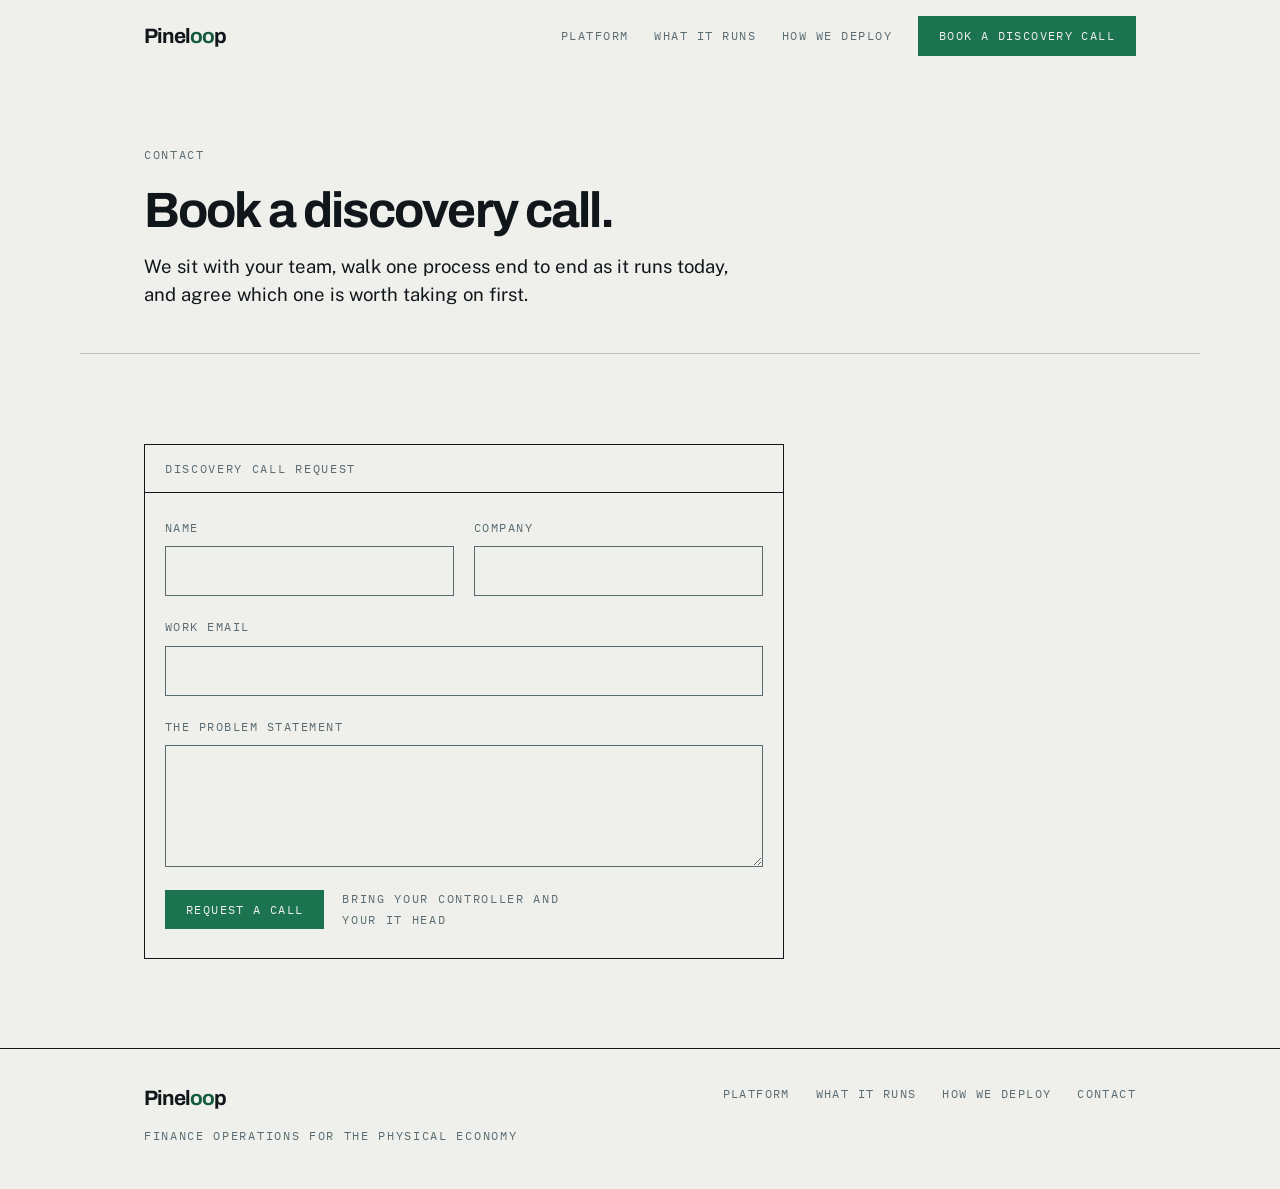
<file: contact/index.html>
<!DOCTYPE html>
<html lang="en" class="no-js">
<head>
<meta charset="utf-8">
<meta name="viewport" content="width=device-width, initial-scale=1">
<title>Book a discovery call | Pineloop</title>
<meta name="description" content="We sit with your team, walk one process end to end as it runs today, and agree which one is worth taking on first.">
<link rel="canonical" href="https://pineloop.com/contact/">
<meta name="robots" content="index, follow, max-image-preview:large">
<meta name="theme-color" content="#EFF0EC">

<meta property="og:type" content="website">
<meta property="og:site_name" content="Pineloop">
<meta property="og:url" content="https://pineloop.com/contact/">
<meta property="og:title" content="Book a discovery call | Pineloop">
<meta property="og:description" content="We sit with your team, walk one process end to end as it runs today, and agree which one is worth taking on first.">
<meta property="og:image" content="https://pineloop.com/assets/og-image.png">
<meta property="og:image:width" content="1200">
<meta property="og:image:height" content="630">
<meta property="og:image:alt" content="Pineloop — finance operations for the physical economy">
<meta name="twitter:card" content="summary_large_image">
<meta name="twitter:title" content="Book a discovery call | Pineloop">
<meta name="twitter:description" content="We sit with your team, walk one process end to end as it runs today, and agree which one is worth taking on first.">
<meta name="twitter:image" content="https://pineloop.com/assets/og-image.png">

<link rel="icon" href="/assets/favicon.svg" type="image/svg+xml">
<link rel="alternate icon" href="/favicon.ico" sizes="32x32">
<link rel="apple-touch-icon" href="/assets/icon-180.png">
<link rel="manifest" href="/site.webmanifest">

<link rel="preconnect" href="https://fonts.googleapis.com">
<link rel="preconnect" href="https://fonts.gstatic.com" crossorigin>
<link rel="preload" as="style" href="https://fonts.googleapis.com/css2?family=Archivo:wght@400;500;600;700&family=IBM+Plex+Mono:wght@400;500&family=Public+Sans:wght@400;500&display=swap">
<link rel="stylesheet" href="https://fonts.googleapis.com/css2?family=Archivo:wght@400;500;600;700&family=IBM+Plex+Mono:wght@400;500&family=Public+Sans:wght@400;500&display=swap">
<link rel="stylesheet" href="/assets/styles.css">

<script>document.documentElement.className=document.documentElement.className.replace('no-js','js');</script>
<script type="application/ld+json">
{
  "@context": "https://schema.org",
  "@type": "BreadcrumbList",
  "itemListElement": [
    {"@type": "ListItem", "position": 1, "name": "Home", "item": "https://pineloop.com/"},
    {"@type": "ListItem", "position": 2, "name": "Contact", "item": "https://pineloop.com/contact/"}
  ]
}
</script>
</head>
<body>

<a class="skip" href="#main">Skip to content</a>

<header class="site-head" id="siteHead">
  <div class="wrap head-inner">
    <a class="wordmark" href="/">Pinel<span class="wm-oo">oo</span>p</a>
    <nav class="nav" id="primaryNav" aria-label="Primary">
      <a href="/platform/">Platform</a>
      <a href="/processes/">What it runs</a>
      <a href="/deploy/">How we deploy</a>
    </nav>
    <div class="head-actions">
      <!-- BOOK A DISCOVERY CALL — replace href="/contact/" with the live scheduling URL when one exists. If off-site, add target="_blank" rel="noopener". -->
      <a class="btn" href="/contact/">Book a <span class="only-wide">discovery </span>call</a>
      <button class="nav-toggle" id="navToggle" aria-expanded="false" aria-controls="primaryNav">Menu</button>
    </div>
  </div>
</header>

<main id="main" tabindex="-1">

<section class="wrap page-head band--open">
    <span class="mono">Contact</span>
    <h1>Book a discovery call.</h1>
    <p class="lead">We sit with your team, walk one process end to end as it runs today, and agree which one is worth taking on first.</p>
  </section>

  <section class="wrap band">
    <!--
      CONTACT FORM — posts JSON to /api/lead/, this site's own serverless
      function (see /api/lead.js), which emails the request on via Resend.
      Vercel: zero config. Anything in /api is deployed as a function
        automatically. Set RESEND_API_KEY in Project Settings → Environment
        Variables, or nothing is delivered.
      Netlify Forms instead: set action="/", add data-netlify="true"
        netlify-honeypot="bot-field", restore a hidden form-name input, and
        delete /api. Then add a notification email under Forms → discovery-call.
      Formspree / Basin / Web3Forms: point action at the provider endpoint and
        add its origin to connect-src and form-action in the CSP.
      MAILTO FALLBACK — the address in the failure state below should match
        LEAD_TO in /api/lead.js (currently ankitagrawal.316@gmail.com).
    -->
    <div class="form-doc" id="formDoc">
      <div class="form-doc__bar">
        <span class="mono">Discovery call request</span>
      </div>
      <div class="form-doc__body">
        <form id="contactForm" name="discovery-call" method="POST" action="/api/lead/" novalidate>
          <p class="hp" aria-hidden="true"><label>Do not fill this in <input name="bot-field" tabindex="-1" autocomplete="off"></label></p>
          <div class="field-row">
            <div class="field" id="f-name">
              <label for="in-name">Name</label>
              <input id="in-name" name="name" type="text" autocomplete="name" required>
              <p class="err" id="e-name">Enter your name.</p>
            </div>
            <div class="field" id="f-company">
              <label for="in-company">Company</label>
              <input id="in-company" name="company" type="text" autocomplete="organization" required>
              <p class="err" id="e-company">Enter your company name.</p>
            </div>
          </div>
          <div class="field" id="f-email">
            <label for="in-email">Work email</label>
            <input id="in-email" name="email" type="email" inputmode="email" autocomplete="email" required>
            <p class="err" id="e-email">Enter a work email we can reply to.</p>
          </div>
          <div class="field" id="f-message">
            <label for="in-message">The Problem Statement</label>
            <textarea id="in-message" name="message" rows="4" required></textarea>
            <p class="err" id="e-message">Tell us roughly which process you have in mind.</p>
          </div>
          <div class="form-foot">
            <button class="btn" type="submit" id="formSubmit">Request a call</button>
            <span class="mono">Bring your controller and your IT head</span>
          </div>
        </form>
      </div>
    </div>

    <div class="confirm" id="formConfirm" hidden tabindex="-1" role="status" aria-live="polite">
      <h3>Received.</h3>
      <p>Your request is with us. Someone from the team replies within one working day, usually with two or three times to choose from. Nothing else happens to your details.</p>
    </div>

    <div class="confirm confirm--fail" id="formFail" hidden tabindex="-1" role="alert">
      <h3>That did not send.</h3>
      <p>The request did not reach us, so nothing has been recorded. Try once more, or email <a href="mailto:ankitagrawal.316@gmail.com">ankitagrawal.316@gmail.com</a> with the process you have in mind and we will pick it up from there.</p>
    </div>
  </section>

</main>

<footer class="site-foot">
  <div class="wrap foot-inner">
    <div>
      <a class="wordmark" href="/">Pinel<span class="wm-oo">oo</span>p</a>
      <p class="mono" style="margin-top:12px">Finance operations for the physical economy</p>
    </div>
    <nav class="foot-nav" aria-label="Footer">
      <a href="/platform/">Platform</a>
      <a href="/processes/">What it runs</a>
      <a href="/deploy/">How we deploy</a>
      <a href="/contact/">Contact</a>
    </nav>
  </div>
</footer>

<script src="/assets/site.js" defer></script>
</body>
</html>
</file>
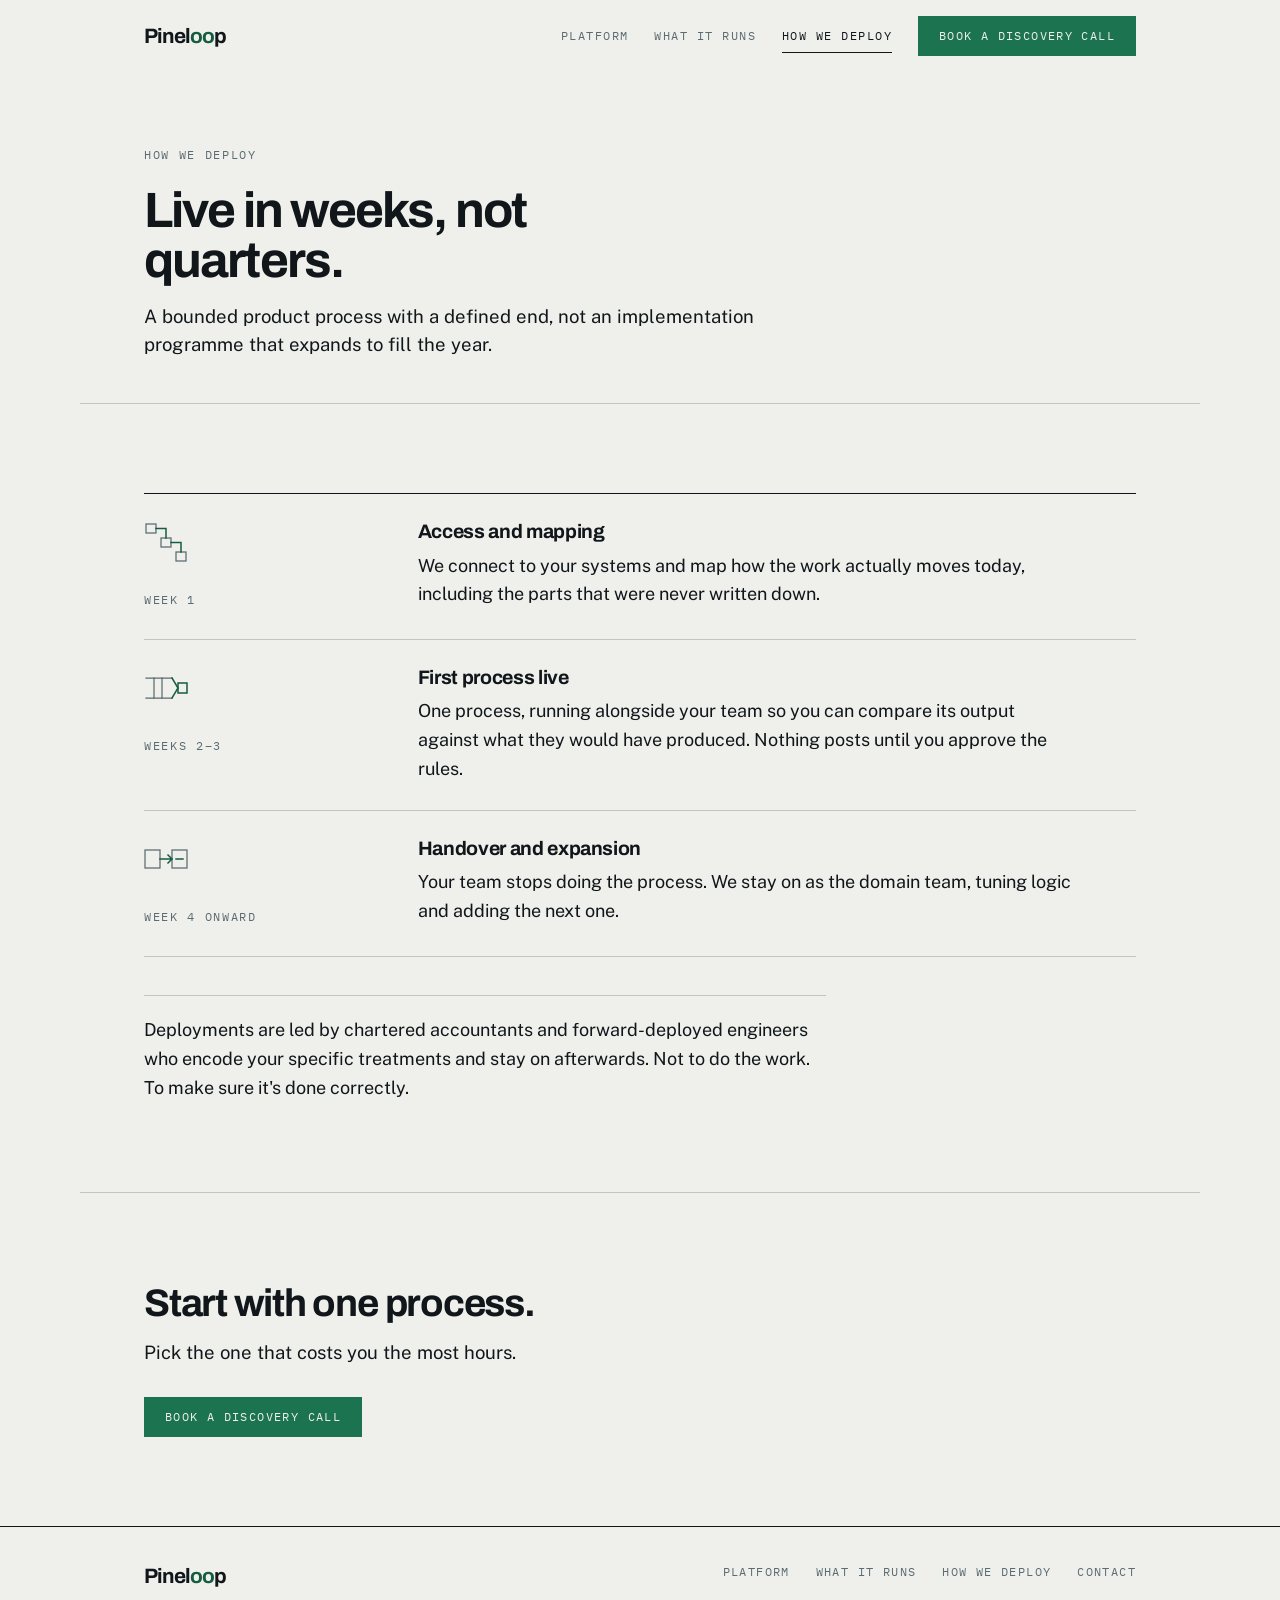
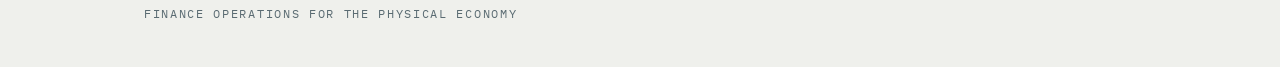
<file: deploy/index.html>
<!DOCTYPE html>
<html lang="en" class="no-js">
<head>
<meta charset="utf-8">
<meta name="viewport" content="width=device-width, initial-scale=1">
<title>How we deploy — Live in weeks, not quarters | Pineloop</title>
<meta name="description" content="A bounded deployment with a defined end: access and mapping in week one, first process live in weeks two and three, handover from week four.">
<link rel="canonical" href="https://pineloop.com/deploy/">
<meta name="robots" content="index, follow, max-image-preview:large">
<meta name="theme-color" content="#EFF0EC">

<meta property="og:type" content="website">
<meta property="og:site_name" content="Pineloop">
<meta property="og:url" content="https://pineloop.com/deploy/">
<meta property="og:title" content="How we deploy — Live in weeks, not quarters | Pineloop">
<meta property="og:description" content="A bounded deployment with a defined end: access and mapping in week one, first process live in weeks two and three, handover from week four.">
<meta property="og:image" content="https://pineloop.com/assets/og-image.png">
<meta property="og:image:width" content="1200">
<meta property="og:image:height" content="630">
<meta property="og:image:alt" content="Pineloop — finance operations for the physical economy">
<meta name="twitter:card" content="summary_large_image">
<meta name="twitter:title" content="How we deploy — Live in weeks, not quarters | Pineloop">
<meta name="twitter:description" content="A bounded deployment with a defined end: access and mapping in week one, first process live in weeks two and three, handover from week four.">
<meta name="twitter:image" content="https://pineloop.com/assets/og-image.png">

<link rel="icon" href="/assets/favicon.svg" type="image/svg+xml">
<link rel="alternate icon" href="/favicon.ico" sizes="32x32">
<link rel="apple-touch-icon" href="/assets/icon-180.png">
<link rel="manifest" href="/site.webmanifest">

<link rel="preconnect" href="https://fonts.googleapis.com">
<link rel="preconnect" href="https://fonts.gstatic.com" crossorigin>
<link rel="preload" as="style" href="https://fonts.googleapis.com/css2?family=Archivo:wght@400;500;600;700&family=IBM+Plex+Mono:wght@400;500&family=Public+Sans:wght@400;500&display=swap">
<link rel="stylesheet" href="https://fonts.googleapis.com/css2?family=Archivo:wght@400;500;600;700&family=IBM+Plex+Mono:wght@400;500&family=Public+Sans:wght@400;500&display=swap">
<link rel="stylesheet" href="/assets/styles.css">

<script>document.documentElement.className=document.documentElement.className.replace('no-js','js');</script>
<script type="application/ld+json">
{
  "@context": "https://schema.org",
  "@type": "BreadcrumbList",
  "itemListElement": [
    {"@type": "ListItem", "position": 1, "name": "Home", "item": "https://pineloop.com/"},
    {"@type": "ListItem", "position": 2, "name": "How we deploy", "item": "https://pineloop.com/deploy/"}
  ]
}
</script>
</head>
<body>

<a class="skip" href="#main">Skip to content</a>

<header class="site-head" id="siteHead">
  <div class="wrap head-inner">
    <a class="wordmark" href="/">Pinel<span class="wm-oo">oo</span>p</a>
    <nav class="nav" id="primaryNav" aria-label="Primary">
      <a href="/platform/">Platform</a>
      <a href="/processes/">What it runs</a>
      <a href="/deploy/" aria-current="page">How we deploy</a>
    </nav>
    <div class="head-actions">
      <!-- BOOK A DISCOVERY CALL — replace href="/contact/" with the live scheduling URL when one exists. If off-site, add target="_blank" rel="noopener". -->
      <a class="btn" href="/contact/">Book a <span class="only-wide">discovery </span>call</a>
      <button class="nav-toggle" id="navToggle" aria-expanded="false" aria-controls="primaryNav">Menu</button>
    </div>
  </div>
</header>

<main id="main" tabindex="-1">

<section class="wrap page-head band--open">
    <span class="mono">How we deploy</span>
    <h1>Live in weeks, not quarters.</h1>
    <p class="lead">A bounded product process with a defined end, not an implementation programme that expands to fill the year.</p>
  </section>

  <section class="wrap band">
    <div class="phases">
      <div class="phase reveal">
        <div>
          <svg class="mark" viewBox="0 0 44 44" aria-hidden="true" focusable="false">
            <g class="s"><rect x="2" y="4" width="10" height="9"/><rect x="17" y="18" width="10" height="9"/><rect x="32" y="32" width="10" height="9"/></g>
            <path class="c" d="M12 8.5h10v9.5M27 22.5h10v9.5"/>
          </svg>
          <span class="mono">Week 1</span>
        </div>
        <div>
          <h3>Access and mapping</h3>
          <p>We connect to your systems and map how the work actually moves today, including the parts that were never written down.</p>
        </div>
      </div>
      <div class="phase reveal">
        <div>
          <svg class="mark" viewBox="0 0 44 44" aria-hidden="true" focusable="false">
            <path class="s" d="M2 12h26M2 32h26"/>
            <path class="s" d="M10 12v20M18 12v20"/>
            <path class="c" d="M28 12l6 10-6 10"/>
            <rect class="c" x="34" y="17" width="9" height="10"/>
          </svg>
          <span class="mono">Weeks 2&ndash;3</span>
        </div>
        <div>
          <h3>First process live</h3>
          <p>One process, running alongside your team so you can compare its output against what they would have produced. Nothing posts until you approve the rules.</p>
        </div>
      </div>
      <div class="phase reveal">
        <div>
          <svg class="mark" viewBox="0 0 44 44" aria-hidden="true" focusable="false">
            <g class="s"><rect x="1" y="13" width="15" height="18"/><rect x="28" y="13" width="15" height="18"/></g>
            <path class="c" d="M16 22h12M24 18l4 4-4 4"/>
            <path class="c" d="M32 22h7"/>
          </svg>
          <span class="mono">Week 4 onward</span>
        </div>
        <div>
          <h3>Handover and expansion</h3>
          <p>Your team stops doing the process. We stay on as the domain team, tuning logic and adding the next one.</p>
        </div>
      </div>
    </div>

    <p class="reveal" style="max-width:62ch;margin-top:2.4rem;padding-top:20px;border-top:1px solid var(--rule)">Deployments are led by chartered accountants and forward-deployed engineers who encode your specific treatments and stay on afterwards. Not to do the work. To make sure it's done correctly.</p>
  </section>

  <section class="wrap band closing reveal">
    <h2>Start with one process.</h2>
    <p class="lead">Pick the one that costs you the most hours.</p>
    <!-- BOOK A DISCOVERY CALL — swap in the real scheduling link here. -->
    <a class="btn" href="/contact/">Book a discovery call</a>
  </section>

</main>

<footer class="site-foot">
  <div class="wrap foot-inner">
    <div>
      <a class="wordmark" href="/">Pinel<span class="wm-oo">oo</span>p</a>
      <p class="mono" style="margin-top:12px">Finance operations for the physical economy</p>
    </div>
    <nav class="foot-nav" aria-label="Footer">
      <a href="/platform/">Platform</a>
      <a href="/processes/">What it runs</a>
      <a href="/deploy/">How we deploy</a>
      <a href="/contact/">Contact</a>
    </nav>
  </div>
</footer>

<script src="/assets/site.js" defer></script>
</body>
</html>
</file>
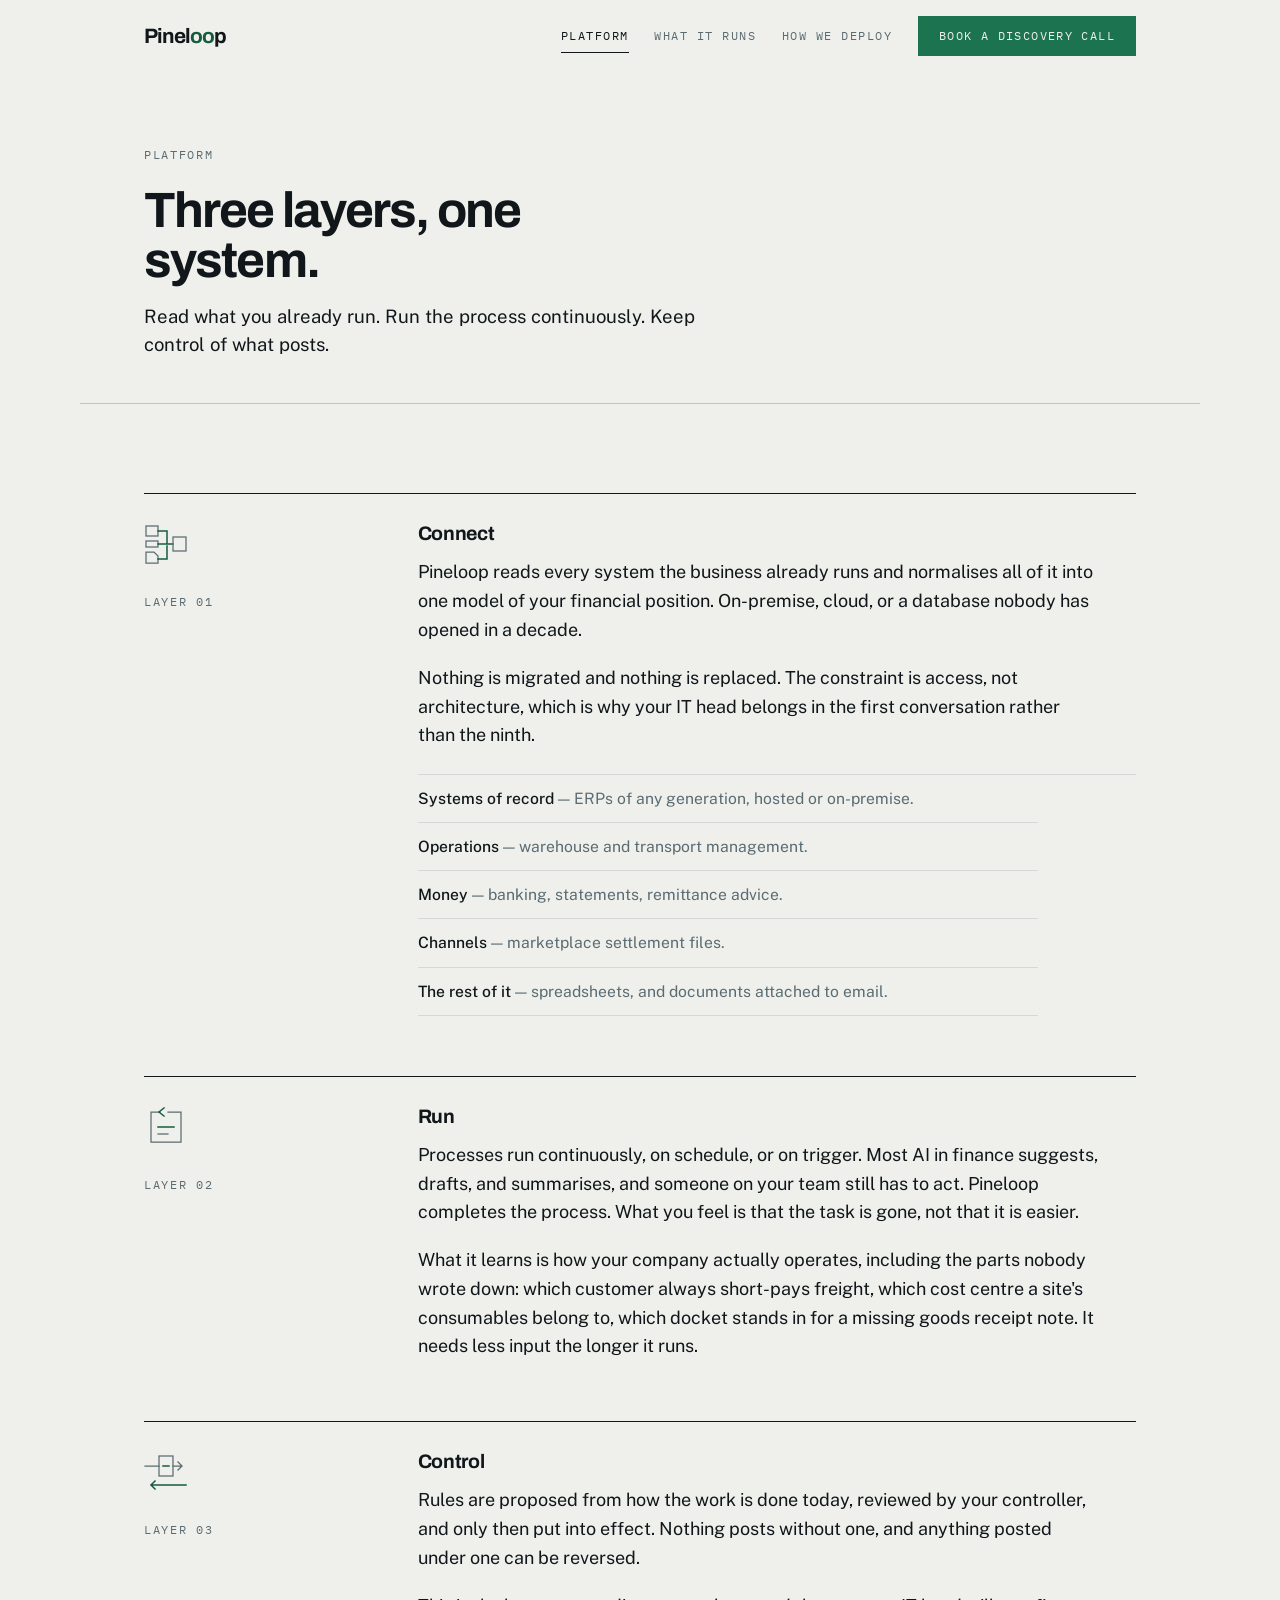
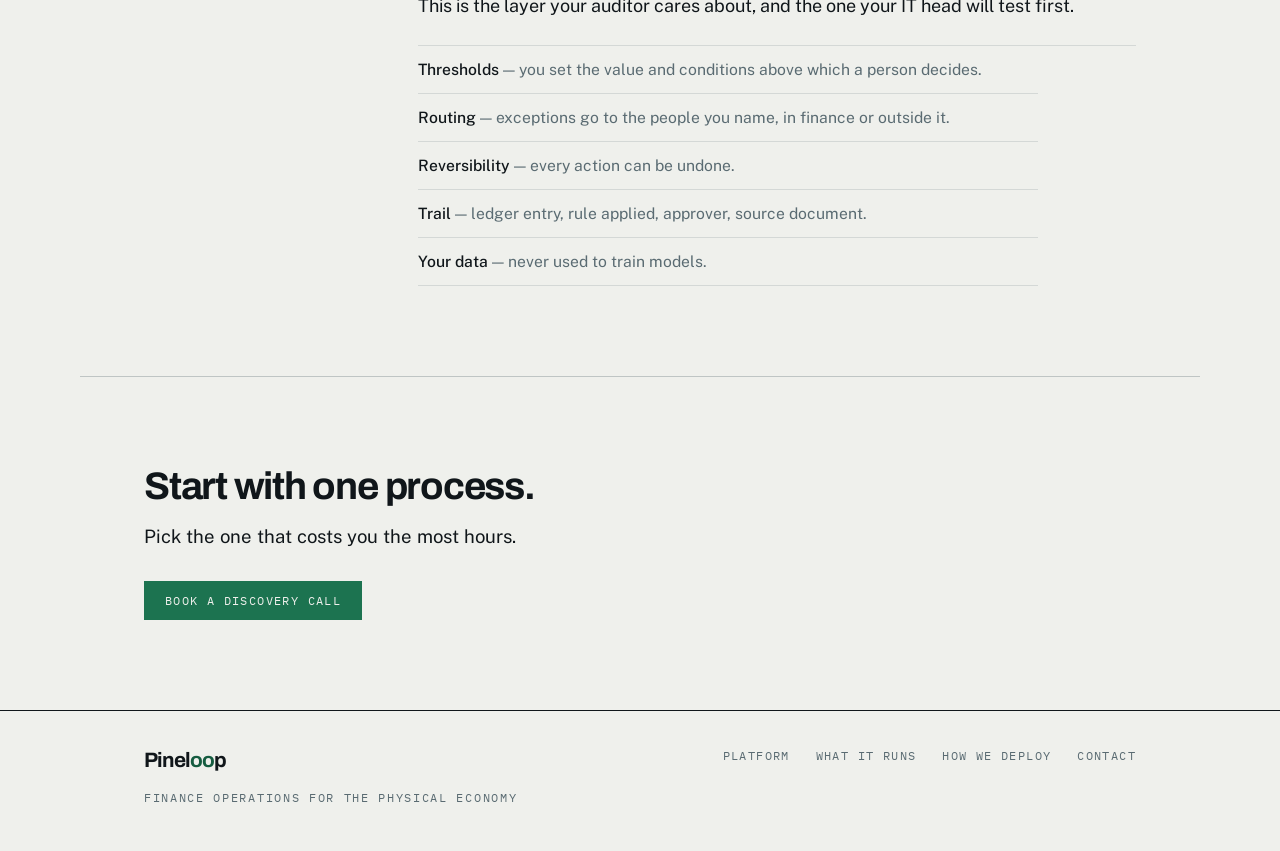
<file: platform/index.html>
<!DOCTYPE html>
<html lang="en" class="no-js">
<head>
<meta charset="utf-8">
<meta name="viewport" content="width=device-width, initial-scale=1">
<title>Platform — Three layers, one system | Pineloop</title>
<meta name="description" content="Connect every system you already run, run the process continuously, and keep control of what posts. Nothing posts without a rule your controller approved, and every action is reversible.">
<link rel="canonical" href="https://pineloop.com/platform/">
<meta name="robots" content="index, follow, max-image-preview:large">
<meta name="theme-color" content="#EFF0EC">

<meta property="og:type" content="website">
<meta property="og:site_name" content="Pineloop">
<meta property="og:url" content="https://pineloop.com/platform/">
<meta property="og:title" content="Platform — Three layers, one system | Pineloop">
<meta property="og:description" content="Connect every system you already run, run the process continuously, and keep control of what posts. Nothing posts without a rule your controller approved, and every action is reversible.">
<meta property="og:image" content="https://pineloop.com/assets/og-image.png">
<meta property="og:image:width" content="1200">
<meta property="og:image:height" content="630">
<meta property="og:image:alt" content="Pineloop — finance operations for the physical economy">
<meta name="twitter:card" content="summary_large_image">
<meta name="twitter:title" content="Platform — Three layers, one system | Pineloop">
<meta name="twitter:description" content="Connect every system you already run, run the process continuously, and keep control of what posts. Nothing posts without a rule your controller approved, and every action is reversible.">
<meta name="twitter:image" content="https://pineloop.com/assets/og-image.png">

<link rel="icon" href="/assets/favicon.svg" type="image/svg+xml">
<link rel="alternate icon" href="/favicon.ico" sizes="32x32">
<link rel="apple-touch-icon" href="/assets/icon-180.png">
<link rel="manifest" href="/site.webmanifest">

<link rel="preconnect" href="https://fonts.googleapis.com">
<link rel="preconnect" href="https://fonts.gstatic.com" crossorigin>
<link rel="preload" as="style" href="https://fonts.googleapis.com/css2?family=Archivo:wght@400;500;600;700&family=IBM+Plex+Mono:wght@400;500&family=Public+Sans:wght@400;500&display=swap">
<link rel="stylesheet" href="https://fonts.googleapis.com/css2?family=Archivo:wght@400;500;600;700&family=IBM+Plex+Mono:wght@400;500&family=Public+Sans:wght@400;500&display=swap">
<link rel="stylesheet" href="/assets/styles.css">

<script>document.documentElement.className=document.documentElement.className.replace('no-js','js');</script>
<script type="application/ld+json">
{
  "@context": "https://schema.org",
  "@type": "BreadcrumbList",
  "itemListElement": [
    {"@type": "ListItem", "position": 1, "name": "Home", "item": "https://pineloop.com/"},
    {"@type": "ListItem", "position": 2, "name": "Platform", "item": "https://pineloop.com/platform/"}
  ]
}
</script>
</head>
<body>

<a class="skip" href="#main">Skip to content</a>

<header class="site-head" id="siteHead">
  <div class="wrap head-inner">
    <a class="wordmark" href="/">Pinel<span class="wm-oo">oo</span>p</a>
    <nav class="nav" id="primaryNav" aria-label="Primary">
      <a href="/platform/" aria-current="page">Platform</a>
      <a href="/processes/">What it runs</a>
      <a href="/deploy/">How we deploy</a>
    </nav>
    <div class="head-actions">
      <!-- BOOK A DISCOVERY CALL — replace href="/contact/" with the live scheduling URL when one exists. If off-site, add target="_blank" rel="noopener". -->
      <a class="btn" href="/contact/">Book a <span class="only-wide">discovery </span>call</a>
      <button class="nav-toggle" id="navToggle" aria-expanded="false" aria-controls="primaryNav">Menu</button>
    </div>
  </div>
</header>

<main id="main" tabindex="-1">

<section class="wrap page-head band--open">
    <span class="mono">Platform</span>
    <h1>Three layers, one system.</h1>
    <p class="lead">Read what you already run. Run the process continuously. Keep control of what posts.</p>
  </section>

  <section class="wrap band">
    <div class="deep reveal">
      <div>
        <svg class="mark" viewBox="0 0 44 44" aria-hidden="true" focusable="false">
          <g class="s"><rect x="2" y="4" width="12" height="10"/><rect x="2" y="19" width="12" height="6"/><path d="M2 30h8l4 4v7H2z"/></g>
          <path class="c" d="M14 9h9v13M14 22h9M14 37h9v-13M23 22h6"/>
          <rect class="s" x="29" y="15" width="13" height="14"/>
        </svg>
        <span class="mono">Layer 01</span>
      </div>
      <div>
        <h3>Connect</h3>
        <p>Pineloop reads every system the business already runs and normalises all of it into one model of your financial position. On-premise, cloud, or a database nobody has opened in a decade.</p>
        <p>Nothing is migrated and nothing is replaced. The constraint is access, not architecture, which is why your IT head belongs in the first conversation rather than the ninth.</p>
        <ul class="keylist">
          <li><strong>Systems of record</strong> <span>— ERPs of any generation, hosted or on-premise.</span></li>
          <li><strong>Operations</strong> <span>— warehouse and transport management.</span></li>
          <li><strong>Money</strong> <span>— banking, statements, remittance advice.</span></li>
          <li><strong>Channels</strong> <span>— marketplace settlement files.</span></li>
          <li><strong>The rest of it</strong> <span>— spreadsheets, and documents attached to email.</span></li>
        </ul>
      </div>
    </div>

    <div class="deep reveal">
      <div>
        <svg class="mark" viewBox="0 0 44 44" aria-hidden="true" focusable="false">
          <path class="s" d="M24 7h13v30H7V7h9"/><path class="c" d="M20 3l-5 4 5 4"/><path class="c" d="M14 22h16"/><path class="s" d="M14 29h10"/>
        </svg>
        <span class="mono">Layer 02</span>
      </div>
      <div>
        <h3>Run</h3>
        <p>Processes run continuously, on schedule, or on trigger. Most AI in finance suggests, drafts, and summarises, and someone on your team still has to act. Pineloop completes the process. What you feel is that the task is gone, not that it is easier.</p>
        <p>What it learns is how your company actually operates, including the parts nobody wrote down: which customer always short-pays freight, which cost centre a site's consumables belong to, which docket stands in for a missing goods receipt note. It needs less input the longer it runs.</p>
      </div>
    </div>

    <div class="deep reveal">
      <div>
        <svg class="mark" viewBox="0 0 44 44" aria-hidden="true" focusable="false">
          <path class="s" d="M1 16h14M29 16h9M34 12l4 4-4 4"/><rect class="s" x="15" y="6" width="14" height="20"/><path class="c" d="M19 16h6"/><path class="c" d="M42 35H7M11 31l-4 4 4 4"/>
        </svg>
        <span class="mono">Layer 03</span>
      </div>
      <div>
        <h3>Control</h3>
        <p>Rules are proposed from how the work is done today, reviewed by your controller, and only then put into effect. Nothing posts without one, and anything posted under one can be reversed.</p>
        <p>This is the layer your auditor cares about, and the one your IT head will test first.</p>
        <ul class="keylist">
          <li><strong>Thresholds</strong> <span>— you set the value and conditions above which a person decides.</span></li>
          <li><strong>Routing</strong> <span>— exceptions go to the people you name, in finance or outside it.</span></li>
          <li><strong>Reversibility</strong> <span>— every action can be undone.</span></li>
          <li><strong>Trail</strong> <span>— ledger entry, rule applied, approver, source document.</span></li>
          <li><strong>Your data</strong> <span>— never used to train models.</span></li>
        </ul>
      </div>
    </div>
  </section>

  <section class="wrap band closing reveal">
    <h2>Start with one process.</h2>
    <p class="lead">Pick the one that costs you the most hours.</p>
    <!-- BOOK A DISCOVERY CALL — swap in the real scheduling link here. -->
    <a class="btn" href="/contact/">Book a discovery call</a>
  </section>

</main>

<footer class="site-foot">
  <div class="wrap foot-inner">
    <div>
      <a class="wordmark" href="/">Pinel<span class="wm-oo">oo</span>p</a>
      <p class="mono" style="margin-top:12px">Finance operations for the physical economy</p>
    </div>
    <nav class="foot-nav" aria-label="Footer">
      <a href="/platform/">Platform</a>
      <a href="/processes/">What it runs</a>
      <a href="/deploy/">How we deploy</a>
      <a href="/contact/">Contact</a>
    </nav>
  </div>
</footer>

<script src="/assets/site.js" defer></script>
</body>
</html>
</file>
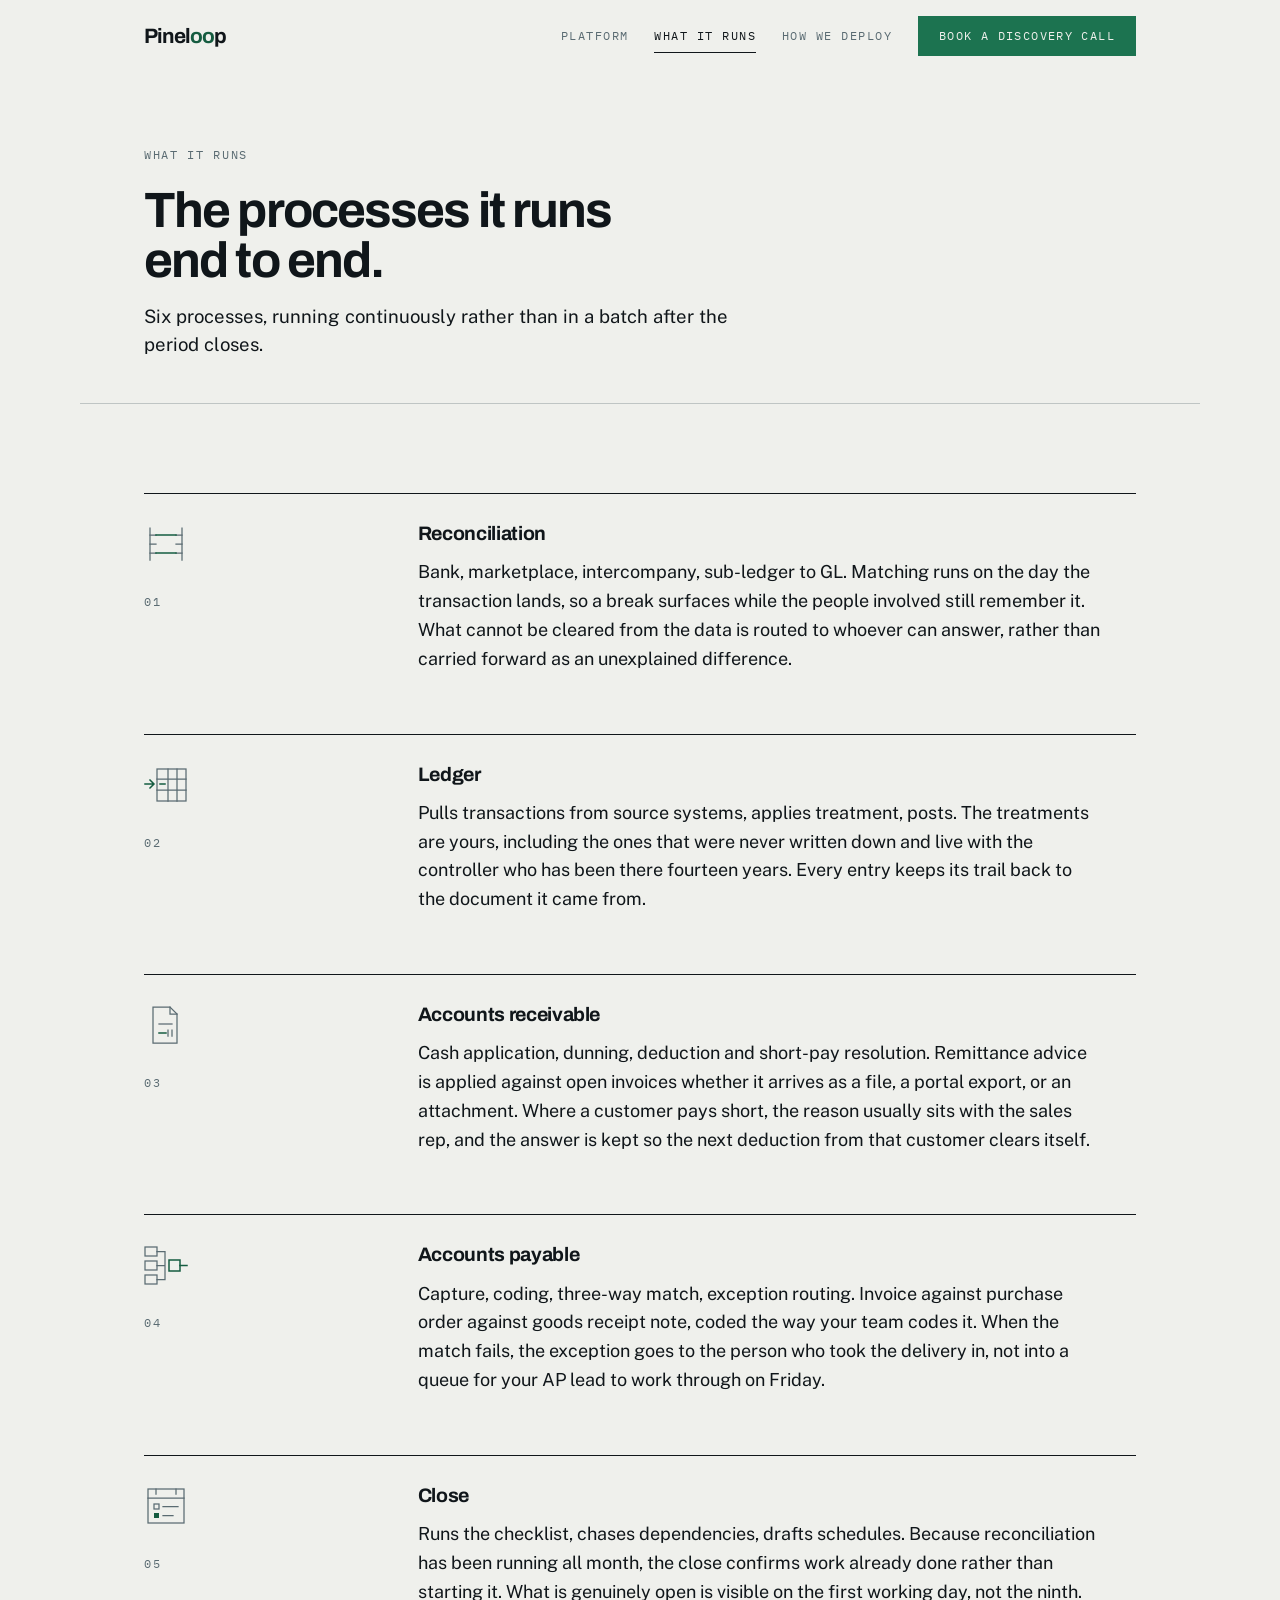
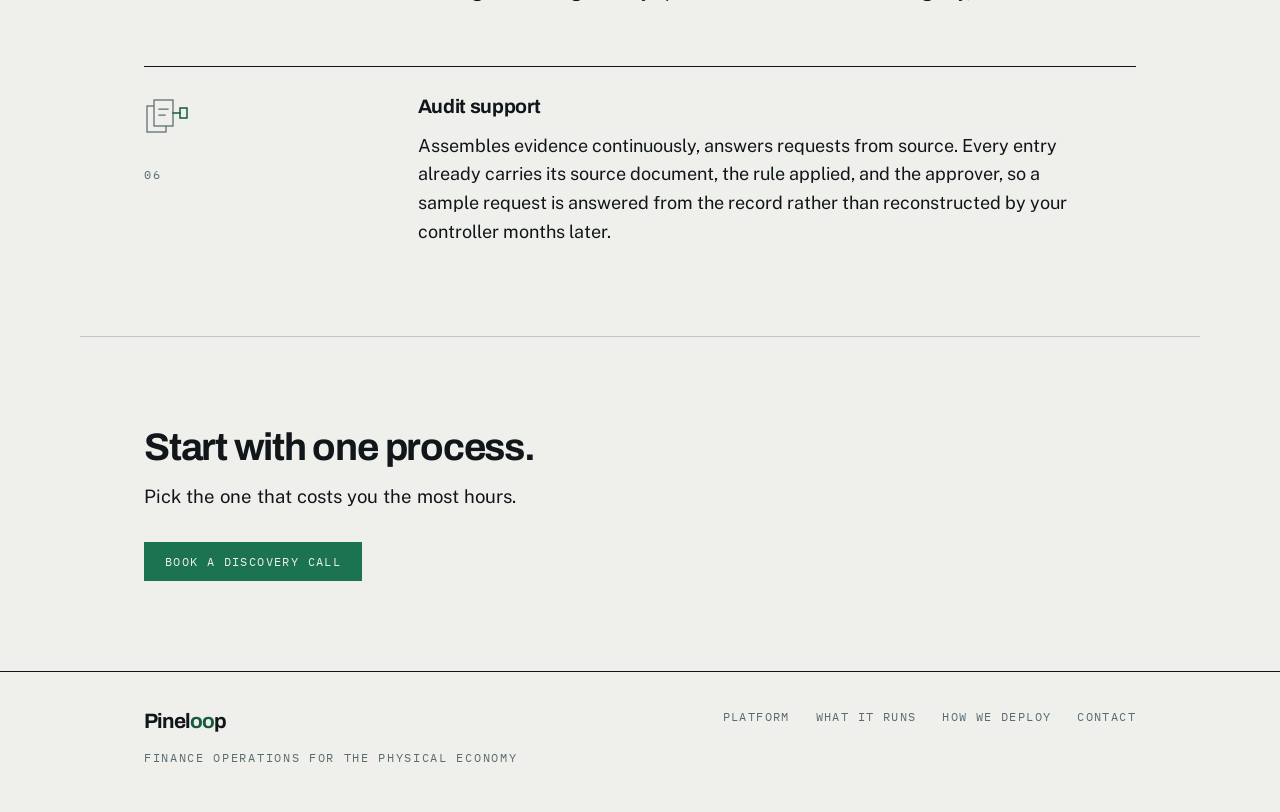
<file: processes/index.html>
<!DOCTYPE html>
<html lang="en" class="no-js">
<head>
<meta charset="utf-8">
<meta name="viewport" content="width=device-width, initial-scale=1">
<title>What it runs — Reconciliation, ledger, AR, AP, close, audit | Pineloop</title>
<meta name="description" content="Six finance processes run end to end and continuously: reconciliation, ledger, accounts receivable, accounts payable, close, and audit support.">
<link rel="canonical" href="https://pineloop.com/processes/">
<meta name="robots" content="index, follow, max-image-preview:large">
<meta name="theme-color" content="#EFF0EC">

<meta property="og:type" content="website">
<meta property="og:site_name" content="Pineloop">
<meta property="og:url" content="https://pineloop.com/processes/">
<meta property="og:title" content="What it runs — Reconciliation, ledger, AR, AP, close, audit | Pineloop">
<meta property="og:description" content="Six finance processes run end to end and continuously: reconciliation, ledger, accounts receivable, accounts payable, close, and audit support.">
<meta property="og:image" content="https://pineloop.com/assets/og-image.png">
<meta property="og:image:width" content="1200">
<meta property="og:image:height" content="630">
<meta property="og:image:alt" content="Pineloop — finance operations for the physical economy">
<meta name="twitter:card" content="summary_large_image">
<meta name="twitter:title" content="What it runs — Reconciliation, ledger, AR, AP, close, audit | Pineloop">
<meta name="twitter:description" content="Six finance processes run end to end and continuously: reconciliation, ledger, accounts receivable, accounts payable, close, and audit support.">
<meta name="twitter:image" content="https://pineloop.com/assets/og-image.png">

<link rel="icon" href="/assets/favicon.svg" type="image/svg+xml">
<link rel="alternate icon" href="/favicon.ico" sizes="32x32">
<link rel="apple-touch-icon" href="/assets/icon-180.png">
<link rel="manifest" href="/site.webmanifest">

<link rel="preconnect" href="https://fonts.googleapis.com">
<link rel="preconnect" href="https://fonts.gstatic.com" crossorigin>
<link rel="preload" as="style" href="https://fonts.googleapis.com/css2?family=Archivo:wght@400;500;600;700&family=IBM+Plex+Mono:wght@400;500&family=Public+Sans:wght@400;500&display=swap">
<link rel="stylesheet" href="https://fonts.googleapis.com/css2?family=Archivo:wght@400;500;600;700&family=IBM+Plex+Mono:wght@400;500&family=Public+Sans:wght@400;500&display=swap">
<link rel="stylesheet" href="/assets/styles.css">

<script>document.documentElement.className=document.documentElement.className.replace('no-js','js');</script>
<script type="application/ld+json">
{
  "@context": "https://schema.org",
  "@type": "BreadcrumbList",
  "itemListElement": [
    {"@type": "ListItem", "position": 1, "name": "Home", "item": "https://pineloop.com/"},
    {"@type": "ListItem", "position": 2, "name": "What it runs", "item": "https://pineloop.com/processes/"}
  ]
}
</script>
</head>
<body>

<a class="skip" href="#main">Skip to content</a>

<header class="site-head" id="siteHead">
  <div class="wrap head-inner">
    <a class="wordmark" href="/">Pinel<span class="wm-oo">oo</span>p</a>
    <nav class="nav" id="primaryNav" aria-label="Primary">
      <a href="/platform/">Platform</a>
      <a href="/processes/" aria-current="page">What it runs</a>
      <a href="/deploy/">How we deploy</a>
    </nav>
    <div class="head-actions">
      <!-- BOOK A DISCOVERY CALL — replace href="/contact/" with the live scheduling URL when one exists. If off-site, add target="_blank" rel="noopener". -->
      <a class="btn" href="/contact/">Book a <span class="only-wide">discovery </span>call</a>
      <button class="nav-toggle" id="navToggle" aria-expanded="false" aria-controls="primaryNav">Menu</button>
    </div>
  </div>
</header>

<main id="main" tabindex="-1">

<section class="wrap page-head band--open">
    <span class="mono">What it runs</span>
    <h1>The processes it runs end to end.</h1>
    <p class="lead">Six processes, running continuously rather than in a batch after the period closes.</p>
  </section>

  <section class="wrap band">
    <div class="deep reveal">
      <div>
        <svg class="mark" viewBox="0 0 44 44" aria-hidden="true" focusable="false">
          <g class="s"><path d="M6 6v32M38 6v32"/><path d="M6 13h6M6 22h6M6 31h6M32 13h6M32 22h6M32 31h6"/></g>
          <path class="c" d="M12 13h20M12 31h20"/>
        </svg>
        <span class="mono">01</span>
      </div>
      <div>
        <h3>Reconciliation</h3>
        <p>Bank, marketplace, intercompany, sub-ledger to GL. Matching runs on the day the transaction lands, so a break surfaces while the people involved still remember it. What cannot be cleared from the data is routed to whoever can answer, rather than carried forward as an unexplained difference.</p>
      </div>
    </div>

    <div class="deep reveal">
      <div>
        <svg class="mark" viewBox="0 0 44 44" aria-hidden="true" focusable="false">
          <g class="s"><rect x="13" y="6" width="29" height="32"/><path d="M24 6v32M33 6v32"/><path d="M13 16h29M13 27h29"/></g>
          <path class="c" d="M1 21h8M6 17l4 4-4 4"/><path class="c" d="M16 21h5"/>
        </svg>
        <span class="mono">02</span>
      </div>
      <div>
        <h3>Ledger</h3>
        <p>Pulls transactions from source systems, applies treatment, posts. The treatments are yours, including the ones that were never written down and live with the controller who has been there fourteen years. Every entry keeps its trail back to the document it came from.</p>
      </div>
    </div>

    <div class="deep reveal">
      <div>
        <svg class="mark" viewBox="0 0 44 44" aria-hidden="true" focusable="false">
          <g class="s"><path d="M9 4h17l7 7v29H9z"/><path d="M26 4v7h7"/></g>
          <path class="s" d="M15 21h13"/><path class="c" d="M15 30h7"/><path class="s" d="M24 27v6M28 27v6"/>
        </svg>
        <span class="mono">03</span>
      </div>
      <div>
        <h3>Accounts receivable</h3>
        <p>Cash application, dunning, deduction and short-pay resolution. Remittance advice is applied against open invoices whether it arrives as a file, a portal export, or an attachment. Where a customer pays short, the reason usually sits with the sales rep, and the answer is kept so the next deduction from that customer clears itself.</p>
      </div>
    </div>

    <div class="deep reveal">
      <div>
        <svg class="mark" viewBox="0 0 44 44" aria-hidden="true" focusable="false">
          <g class="s"><rect x="1" y="4" width="12" height="9"/><rect x="1" y="18" width="12" height="9"/><rect x="1" y="32" width="12" height="9"/><path d="M13 8.5h8v14M13 22.5h8M13 36.5h8v-14"/></g>
          <rect class="c" x="25" y="17" width="11" height="11"/><path class="c" d="M36 22.5h7"/>
        </svg>
        <span class="mono">04</span>
      </div>
      <div>
        <h3>Accounts payable</h3>
        <p>Capture, coding, three-way match, exception routing. Invoice against purchase order against goods receipt note, coded the way your team codes it. When the match fails, the exception goes to the person who took the delivery in, not into a queue for your AP lead to work through on Friday.</p>
      </div>
    </div>

    <div class="deep reveal">
      <div>
        <svg class="mark" viewBox="0 0 44 44" aria-hidden="true" focusable="false">
          <g class="s"><rect x="4" y="5" width="36" height="34"/><path d="M4 14h36"/><rect x="10" y="20" width="5" height="5"/><path d="M19 22.5h15M19 31.5h10"/></g>
          <rect class="cf" x="10" y="29" width="5" height="5"/><path class="s" d="M12 5v5M32 5v5"/>
        </svg>
        <span class="mono">05</span>
      </div>
      <div>
        <h3>Close</h3>
        <p>Runs the checklist, chases dependencies, drafts schedules. Because reconciliation has been running all month, the close confirms work already done rather than starting it. What is genuinely open is visible on the first working day, not the ninth.</p>
      </div>
    </div>

    <div class="deep reveal">
      <div>
        <svg class="mark" viewBox="0 0 44 44" aria-hidden="true" focusable="false">
          <rect class="s-box" x="3" y="11" width="19" height="26"/><rect class="s-box" x="10" y="5" width="19" height="26"/>
          <path class="s" d="M15 14h9M15 20h6"/><path class="c" d="M29 18h7"/><rect class="c" x="36" y="13" width="7" height="10"/>
        </svg>
        <span class="mono">06</span>
      </div>
      <div>
        <h3>Audit support</h3>
        <p>Assembles evidence continuously, answers requests from source. Every entry already carries its source document, the rule applied, and the approver, so a sample request is answered from the record rather than reconstructed by your controller months later.</p>
      </div>
    </div>
  </section>

  <section class="wrap band closing reveal">
    <h2>Start with one process.</h2>
    <p class="lead">Pick the one that costs you the most hours.</p>
    <!-- BOOK A DISCOVERY CALL — swap in the real scheduling link here. -->
    <a class="btn" href="/contact/">Book a discovery call</a>
  </section>

</main>

<footer class="site-foot">
  <div class="wrap foot-inner">
    <div>
      <a class="wordmark" href="/">Pinel<span class="wm-oo">oo</span>p</a>
      <p class="mono" style="margin-top:12px">Finance operations for the physical economy</p>
    </div>
    <nav class="foot-nav" aria-label="Footer">
      <a href="/platform/">Platform</a>
      <a href="/processes/">What it runs</a>
      <a href="/deploy/">How we deploy</a>
      <a href="/contact/">Contact</a>
    </nav>
  </div>
</footer>

<script src="/assets/site.js" defer></script>
</body>
</html>
</file>
<file: assets/styles.css>
/* ==================================================================
   PINELOOP — single self-contained file.
   Palette and typefaces are fixed by the brief. Do not substitute.
   Cleared = posted / resolved.  Flag = exception only.
   ================================================================== */
:root{
  --paper:#EFF0EC;
  --ink:#10161A;
  --steel:#5A6B72;
  --cleared:#155C40;
  --flag:#C0552F;

  /* Signal Pine — a brighter shade for button fills (draws the eye,
     click targets), a deeper shade (--cleared, above) for links, diagram
     accents, and anything read as body text at length. */
  --cta:#1C7350;
  --cta-hover:#134730;

  --rule:rgba(90,107,114,.32);
  --rule-soft:rgba(90,107,114,.18);
  --wash:rgba(90,107,114,.06);

  --font-display:'Archivo','Helvetica Neue',Helvetica,Arial,sans-serif;
  --font-body:'Public Sans',-apple-system,BlinkMacSystemFont,'Segoe UI',Helvetica,Arial,sans-serif;
  --font-mono:'IBM Plex Mono',ui-monospace,SFMono-Regular,Menlo,Consolas,monospace;

  --gutter:clamp(20px,5vw,64px);
  --max:1120px;
  --band:clamp(54px,7vw,92px);
}

*,*::before,*::after{box-sizing:border-box}
html{-webkit-text-size-adjust:100%}
body{
  margin:0;background:var(--paper);color:var(--ink);
  font-family:var(--font-body);font-size:18px;line-height:1.6;font-weight:400;
  -webkit-font-smoothing:antialiased;
}
[hidden]{display:none !important}
svg{max-width:100%}

h1,h2,h3,h4{font-family:var(--font-display);font-weight:700;margin:0;letter-spacing:-.028em;line-height:1.05}
h1{font-size:clamp(2.3rem,5vw,3.9rem);letter-spacing:-.038em;line-height:1}
h2{font-size:clamp(1.7rem,3vw,2.5rem);letter-spacing:-.032em}
h3{font-size:1.22rem;letter-spacing:-.018em;line-height:1.2}
h4{font-size:1rem;letter-spacing:-.012em}
p{margin:0 0 1.05em}
p:last-child{margin-bottom:0}
.measure{max-width:64ch}
.lead{font-size:clamp(1.08rem,1.45vw,1.3rem);line-height:1.5;max-width:52ch}
.w-full{max-width:none !important}

.mono{font-family:var(--font-mono);font-size:.75rem;letter-spacing:.14em;text-transform:uppercase;color:var(--steel);font-weight:400}
.num{color:var(--ink);margin-right:16px}

a{color:var(--cleared);text-decoration:none;border-bottom:1px solid rgba(21,92,64,.4)}
a:hover{border-bottom-color:var(--cleared)}
:focus-visible{outline:2px solid var(--cleared);outline-offset:3px}

.wrap{max-width:var(--max);margin:0 auto;padding-left:var(--gutter);padding-right:var(--gutter);width:100%}
.band{padding-top:var(--band);padding-bottom:var(--band);border-top:1px solid var(--rule)}
.band--open{border-top:0}
.sec-head{margin-bottom:clamp(26px,3.5vw,40px)}
.sec-head .mono{display:block;margin-bottom:20px}
.sec-head h2{max-width:none}
.sec-head h2 a{color:inherit;text-decoration:none;border-bottom:0;display:inline-flex;align-items:center;gap:14px}
.sec-head h2 a:hover{color:var(--cleared)}
.sec-head h2 a .go{font-family:var(--font-mono);font-size:.55em;color:var(--steel);transition:transform .15s ease}
.sec-head h2 a:hover .go{color:var(--cleared);transform:translateX(4px)}

/* ---------- the pull statement ---------- */
.statement{
  font-family:var(--font-display);font-weight:700;
  font-size:clamp(1.35rem,2.5vw,2rem);line-height:1.14;letter-spacing:-.03em;
  margin:clamp(34px,4.5vw,56px) 0 0;padding-top:22px;
  border-top:2px solid var(--cleared);
  text-align:center;
}

/* ---------- header ---------- */
.site-head{position:sticky;top:0;z-index:60;background:var(--paper);border-bottom:1px solid transparent}
.site-head.is-stuck{border-bottom-color:var(--rule)}
.head-inner{display:flex;align-items:center;gap:clamp(12px,2vw,26px);height:72px}
.wordmark{font-family:var(--font-display);font-weight:700;font-size:1.3rem;letter-spacing:-.045em;color:var(--ink);border:0;line-height:1}
.wm-oo{color:var(--cleared)}
.nav{display:flex;align-items:center;gap:clamp(14px,2vw,28px);margin-left:auto}
.nav a{font-family:var(--font-mono);font-size:.72rem;letter-spacing:.13em;text-transform:uppercase;color:var(--steel);border:0;padding:8px 0}
.nav a:hover{color:var(--ink)}
.nav a[aria-current="page"]{color:var(--ink);box-shadow:inset 0 -1px 0 var(--ink)}
.head-actions{display:flex;align-items:center;gap:10px}

.btn{
  display:inline-block;font-family:var(--font-mono);font-size:.72rem;letter-spacing:.12em;text-transform:uppercase;
  color:var(--paper);background:var(--cta);border:1px solid var(--cta);border-radius:0;
  padding:13px 20px;line-height:1;cursor:pointer;
}
.btn:hover{background:var(--cta-hover);border-color:var(--cta-hover);color:var(--paper)}
.btn--ghost{background:transparent;color:var(--ink)}
.btn--ghost:hover{background:var(--ink);border-color:var(--ink);color:var(--paper)}
.nav-toggle{display:none}

@media (max-width:880px){
  .nav-toggle{display:inline-block;font-family:var(--font-mono);font-size:.72rem;letter-spacing:.12em;text-transform:uppercase;background:transparent;border:1px solid var(--rule);border-radius:0;color:var(--ink);padding:12px 13px;cursor:pointer}
  .head-actions{margin-left:auto}
  .nav{display:none;position:absolute;left:0;right:0;top:72px;margin-left:0;background:var(--paper);border-top:1px solid var(--rule);border-bottom:1px solid var(--rule);flex-direction:column;align-items:stretch;gap:0;padding:6px var(--gutter) 20px}
  .nav.is-open{display:flex}
  .nav a{padding:15px 0;border-bottom:1px solid var(--rule-soft);font-size:.78rem}
  .nav a:last-child{border-bottom:0}
  .nav a[aria-current="page"]{box-shadow:none}
  .only-wide{display:none}
}
@media (max-width:400px){.btn{padding:12px 13px}.wordmark{font-size:1.15rem}}

/* ---------- hero ---------- */
.hero{padding-top:clamp(44px,6vw,76px);padding-bottom:clamp(48px,6vw,84px)}
.hero--centered{
  min-height:calc(100vh - 72px);
  min-height:calc(100svh - 72px);
  display:flex;
  align-items:center;
  justify-content:center;
}
.hero--centered .hero__grid{
  width:100%;
  display:flex;
  flex-direction:column;
  align-items:center;
  text-align:center;
}
.hero--centered h1{font-size:clamp(1.05rem,5.6vw,3.6rem);margin:0 auto 1.2rem;max-width:none;font-family:'IBM Plex Sans','Helvetica Neue',Helvetica,Arial,sans-serif;font-weight:700;letter-spacing:-.01em}
.hero--centered h1 .line{display:block;white-space:nowrap}
.hero--centered h1 .accent-italic{font-family:'Fraunces','Georgia',serif;font-style:italic;font-weight:500;color:var(--flag);letter-spacing:0}
.hero--centered .lead{margin:0 auto 2.2rem;max-width:52ch}
.hero--centered .cta-row{justify-content:center}
@media (max-width:900px){
  .hero--centered .lead{max-width:56ch}
}
.cta-row{display:flex;flex-wrap:wrap;align-items:center;gap:20px}
.cta-row .quiet{font-family:var(--font-mono);font-size:.72rem;letter-spacing:.12em;text-transform:uppercase;color:var(--steel);border-bottom:1px solid var(--rule)}
.cta-row .quiet:hover{color:var(--ink);border-bottom-color:var(--ink)}


/* ---------- diagrams ---------- */
.dia{margin:0}
.dia > svg{display:block;width:100%;height:auto}
.dia text{font-family:var(--font-mono);letter-spacing:.09em;fill:var(--steel);font-size:15px}
.dia .t-lg{font-size:16px;letter-spacing:.14em}
.dia .t-ink{fill:var(--ink)}
.dia .t-key{font-size:14px;letter-spacing:.12em}
.dia .t-md{font-size:14px;letter-spacing:.09em}
.dia .t-sm{font-size:12px;letter-spacing:.10em}
.dia .t-th{font-size:11px;letter-spacing:.12em}
.dia .t-tb{font-size:12px;letter-spacing:.06em}
.s{fill:none;stroke:var(--steel);stroke-width:1.25;stroke-linecap:square;stroke-linejoin:miter}
.s-box{fill:var(--paper);stroke:var(--steel);stroke-width:1.25}
.c{fill:none;stroke:var(--cleared);stroke-width:1.5;stroke-linecap:square}
.cf{fill:var(--cleared);stroke:none}
.f{fill:none;stroke:var(--flag);stroke-width:1.5;stroke-linecap:square}
.ff{fill:var(--flag);stroke:none}
.sf{fill:var(--steel);stroke:none}
.s-dash{stroke-dasharray:5 4}
.pulse{stroke-width:3;stroke-linecap:round}
.pulse-c{stroke-dasharray:16 143;animation:flowC 3.6s linear infinite}
.pulse-f{stroke-dasharray:12 159;animation:flowF 3.9s linear infinite}
@keyframes flowC{to{stroke-dashoffset:-159}}
@keyframes flowF{to{stroke-dashoffset:-171}}


/* ---------- line marks ---------- */
.mark{display:block;width:44px;height:44px;margin-bottom:20px}

/* ---------- problem columns ---------- */
.cols2{display:grid;grid-template-columns:1fr 1fr;gap:clamp(22px,3.5vw,48px);margin-top:2.4rem}
.problem-grid{align-items:start}
.problem-grid .sec-head h2{line-height:1.4}
.problem-grid .sec-head h2 .accent-pine{color:var(--cleared);font-style:italic}
.col-item{background:var(--paper);padding:28px 32px;box-shadow:0 0 24px rgba(16,22,26,.16),0 0 4px rgba(16,22,26,.08)}
.col-item h3{margin-bottom:.5rem;font-size:1.1rem}
.col-item p{font-size:1rem;margin:0}
@media (max-width:700px){
  .cols2{grid-template-columns:1fr;gap:26px}
  .problem-grid .sec-head h2{line-height:1.15}
}

/* ---------- layers ---------- */
.layers{display:grid;grid-template-columns:repeat(3,1fr);border-top:1px solid var(--ink)}
.layer{padding:24px 30px 4px 0}
.layer + .layer{border-left:1px solid var(--rule);padding-left:30px}
.layer:last-child{padding-right:0}
.layer .mono{display:block;margin-bottom:14px}
.layer h3{margin-bottom:.6rem}
.layer p{font-size:1rem;margin:0}
@media (max-width:880px){
  .layers{grid-template-columns:1fr;border-top:0}
  .layer{border-top:1px solid var(--ink);padding:22px 0 30px}
  .layer + .layer{border-left:0;padding-left:0}
}

/* ---------- flow diagram (HTML, so the labels stay legible at any width) ---------- */
.flow{--fgap:26px;display:grid;grid-template-columns:repeat(4,minmax(0,1fr));gap:var(--fgap);margin-top:2.6rem}
.step{border:1px solid var(--rule);border-left:2px solid var(--steel);padding:18px 18px 20px;position:relative}
.step .mono{display:block;margin-bottom:12px}
.step h4{margin-bottom:.45rem}
.step p{font-size:.92rem;color:var(--steel);margin:0}
.step--exception{border-left-color:var(--flag)}
.step--cleared{border-left-color:var(--cleared)}
.step:not(:last-child)::after{
  content:"";position:absolute;top:50%;right:calc(-1 * var(--fgap));
  width:var(--fgap);height:0;border-top:1px solid var(--steel);
}
.step--exception::after,.step--handoff::after{border-top-color:var(--flag)}
.step--resolved::after{border-top-color:var(--cleared)}
@media (max-width:900px){
  .flow{grid-template-columns:1fr 1fr}
  .step:nth-child(2)::after{display:none}
}
@media (max-width:600px){
  .flow{grid-template-columns:1fr;--fgap:22px}
  .step:nth-child(2)::after{display:block}
  .step:not(:last-child)::after{
    top:auto;bottom:calc(-1 * var(--fgap));right:auto;left:24px;
    width:0;height:var(--fgap);border-top:0;border-left:1px solid var(--steel);
  }
  .step--exception::after,.step--handoff::after{border-left-color:var(--flag)}
  .step--resolved::after{border-left-color:var(--cleared)}
}
.flow-back{
  margin-top:calc(var(--fgap) + 4px);border-top:1px solid var(--rule);
  border-left:2px solid var(--cleared);padding:16px 18px;
}
.flow-back p{margin:0;font-size:.96rem}

.small-note{margin-top:2rem;padding-top:18px;border-top:1px solid var(--rule);font-size:1rem;color:var(--steel);max-width:58ch}

/* ---------- process cards ---------- */
.cards{display:grid;grid-template-columns:repeat(3,1fr);border-top:1px solid var(--rule);border-left:1px solid var(--rule)}
a.card{display:block;border-right:1px solid var(--rule);border-bottom:1px solid var(--rule);padding:26px 26px 30px;border-radius:0;color:var(--ink);position:relative}
a.card:hover,a.card:focus-visible{background:var(--wash)}
a.card:hover h3{color:var(--cleared)}
.card h3{font-size:1.12rem;margin-bottom:.45rem}
.card p{font-size:.98rem;margin:0}
.card .go{position:absolute;right:22px;bottom:26px;font-family:var(--font-mono);font-size:.72rem;color:var(--steel)}
a.card:hover .go{color:var(--cleared)}
@media (max-width:880px){.cards{grid-template-columns:repeat(2,1fr)}}
@media (max-width:560px){.cards{grid-template-columns:1fr}}

/* ---------- inner pages ---------- */
.page-head{padding-top:clamp(40px,6vw,72px);padding-bottom:clamp(28px,4vw,44px)}
.page-head .mono{display:block;margin-bottom:22px}
.page-head h1{font-size:clamp(2rem,4vw,3.1rem);max-width:16ch;margin-bottom:1.1rem}
.page-head .lead{max-width:56ch}

.deep{display:grid;grid-template-columns:minmax(0,.62fr) minmax(0,2fr);gap:clamp(20px,4vw,52px);padding-top:28px;border-top:1px solid var(--ink)}
.deep + .deep{margin-top:clamp(36px,5vw,60px)}
.deep h3{margin-bottom:.8rem}
.deep p{max-width:62ch}
@media (max-width:820px){
  .deep{grid-template-columns:1fr;gap:16px}
  .deep > div:first-child{display:flex;align-items:center;gap:16px}
  .deep .mark{margin-bottom:0;flex:0 0 auto}
}
.keylist{list-style:none;margin:1.5rem 0 0;padding:0;border-top:1px solid var(--rule-soft)}
.keylist li{padding:11px 0;border-bottom:1px solid var(--rule-soft);font-size:.98rem;max-width:62ch}
.keylist strong{font-weight:500}
.keylist span{color:var(--steel)}

.phases{border-top:1px solid var(--ink)}
.phase{display:grid;grid-template-columns:minmax(0,.62fr) minmax(0,2fr);gap:clamp(20px,4vw,52px);padding:26px 0;border-bottom:1px solid var(--rule)}
.phase h3{margin-bottom:.5rem}
.phase p{max-width:60ch;margin:0}
@media (max-width:820px){
  .phase{grid-template-columns:1fr;gap:14px}
  .phase > div:first-child{display:flex;align-items:center;gap:16px}
  .phase .mark{margin-bottom:0;flex:0 0 auto}
}

/* ---------- contact form ---------- */
.form-doc{border:1px solid var(--ink);max-width:640px}
.form-doc__bar{display:flex;justify-content:space-between;align-items:center;gap:16px;border-bottom:1px solid var(--ink);padding:14px 20px}
.form-doc__body{padding:26px 20px 28px}
.field{margin-bottom:22px}
.field label{display:block;font-family:var(--font-mono);font-size:.72rem;letter-spacing:.13em;text-transform:uppercase;color:var(--steel);margin-bottom:9px}
.field input,.field textarea{width:100%;font-family:var(--font-body);font-size:1rem;color:var(--ink);background:var(--paper);border:1px solid var(--steel);border-radius:0;padding:12px 14px;line-height:1.5}
.field textarea{min-height:118px;resize:vertical;display:block}
.field input:focus,.field textarea:focus{outline:2px solid var(--cleared);outline-offset:0;border-color:var(--cleared)}
.field.has-error input,.field.has-error textarea{border-color:var(--flag);border-width:2px;padding:11px 13px}
.err{display:none;font-size:.94rem;color:var(--ink);border-left:2px solid var(--flag);padding:2px 0 2px 11px;margin:10px 0 0}
.field.has-error .err{display:block}
.field-row{display:grid;grid-template-columns:1fr 1fr;gap:20px}
@media (max-width:600px){.field-row{grid-template-columns:1fr;gap:0}}
.form-foot{display:flex;flex-wrap:wrap;align-items:center;gap:18px;margin-top:4px}
.form-foot .mono{max-width:34ch;line-height:1.7}
.confirm{border:1px solid var(--cleared);padding:26px 20px;max-width:640px}
.confirm h3{color:var(--cleared);margin-bottom:.6rem}
.confirm p{max-width:52ch;margin:0}

.closing h2{max-width:none;margin-bottom:1rem}
.closing p{max-width:46ch;margin-bottom:1.9rem}

.site-foot{border-top:1px solid var(--ink);padding:36px 0 44px}
.foot-inner{display:flex;flex-wrap:wrap;justify-content:space-between;gap:24px}
.foot-nav{display:flex;flex-wrap:wrap;gap:10px 26px}
.foot-nav a{font-family:var(--font-mono);font-size:.72rem;letter-spacing:.12em;text-transform:uppercase;color:var(--steel);border:0}
.foot-nav a:hover{color:var(--ink)}

.skip{position:absolute;left:-9999px;top:0;background:var(--ink);color:var(--paper);padding:12px 16px;z-index:100;border:0;font-family:var(--font-mono);font-size:.72rem;letter-spacing:.12em;text-transform:uppercase}
.skip:focus{left:0}

.js .reveal{opacity:0;transform:translateY(8px);transition:opacity .5s ease,transform .5s ease}
.js .reveal.is-in{opacity:1;transform:none}

@media (prefers-reduced-motion:reduce){
  .js .reveal{opacity:1;transform:none;transition:none}
  .trace-anim{transition:none !important}
  .pulse{animation:none !important;stroke-dasharray:none;stroke-width:0}
}


/* ---------- contact form: honeypot + failure state ---------- */
.hp{position:absolute;left:-9999px;top:auto;width:1px;height:1px;overflow:hidden}
.confirm--fail{border-color:var(--flag)}
.confirm--fail h3{color:var(--flag)}
.btn[disabled]{opacity:.55;cursor:progress}
</file>
